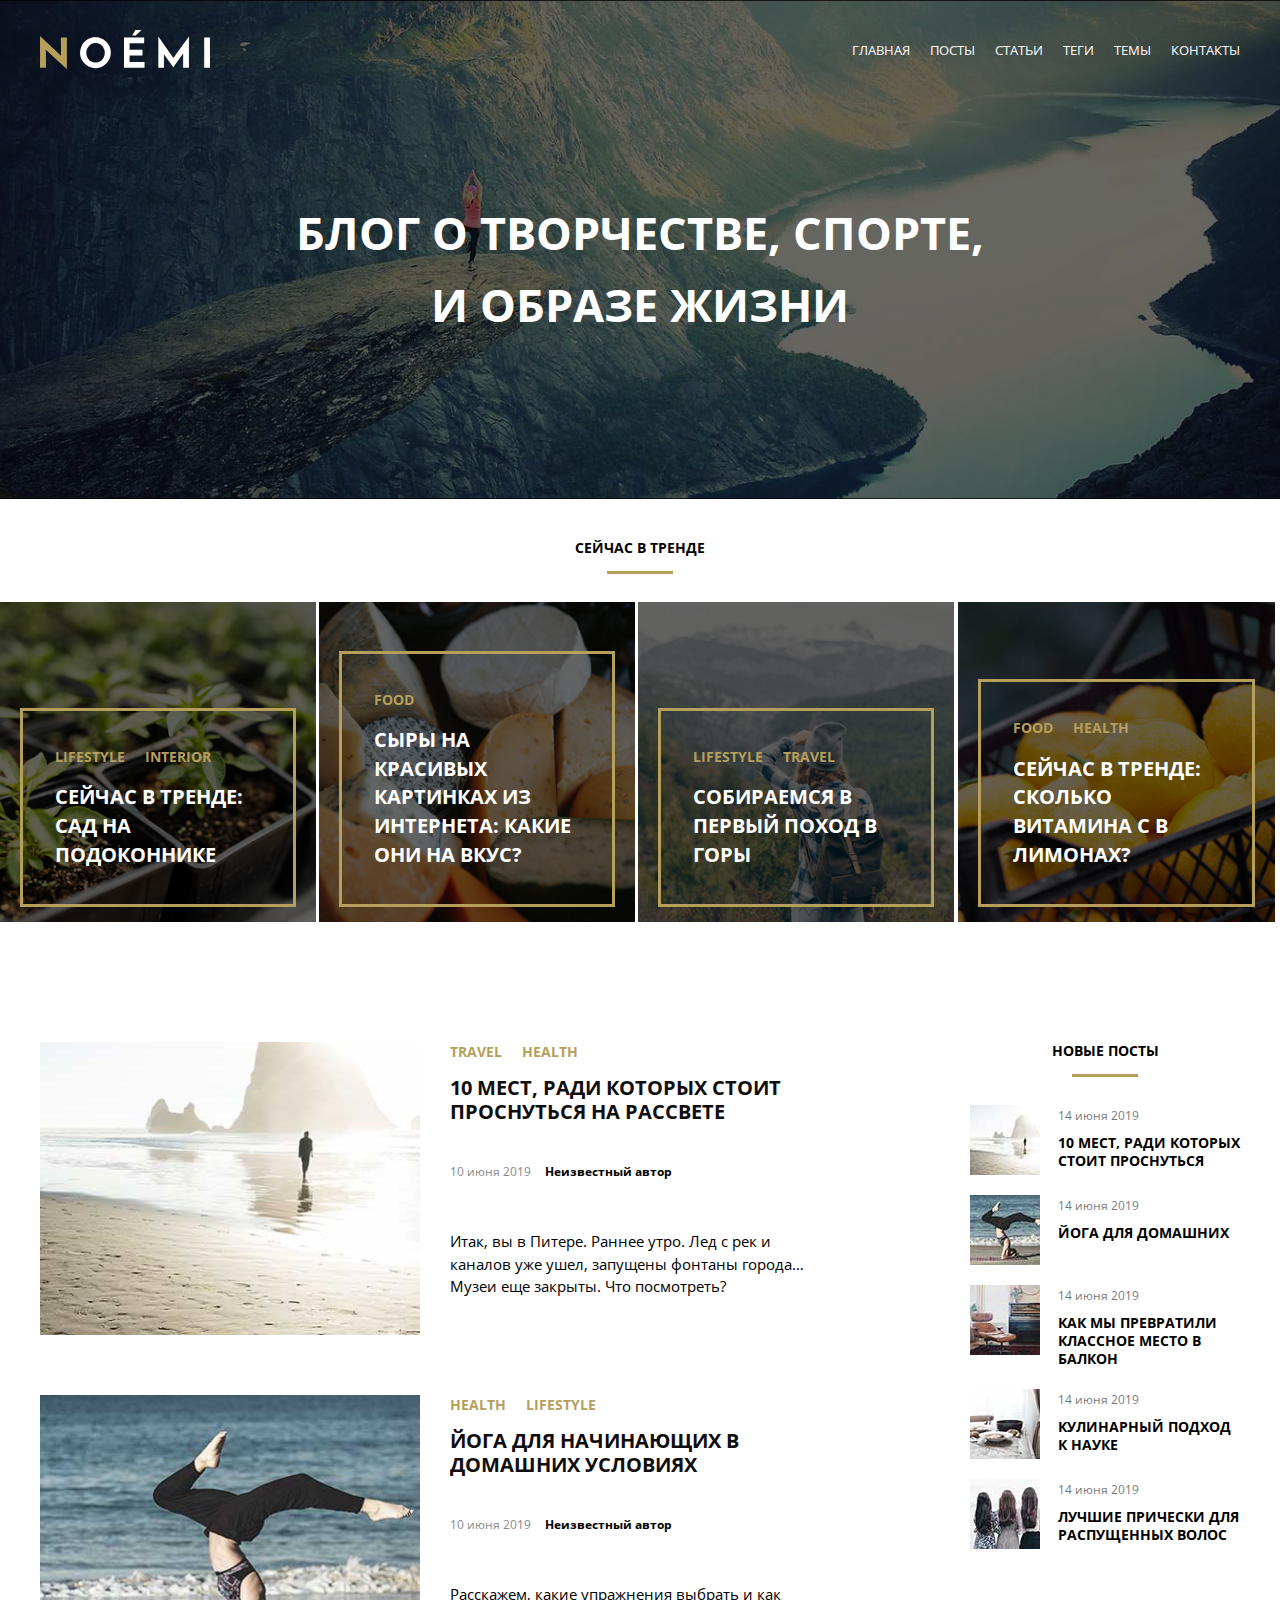
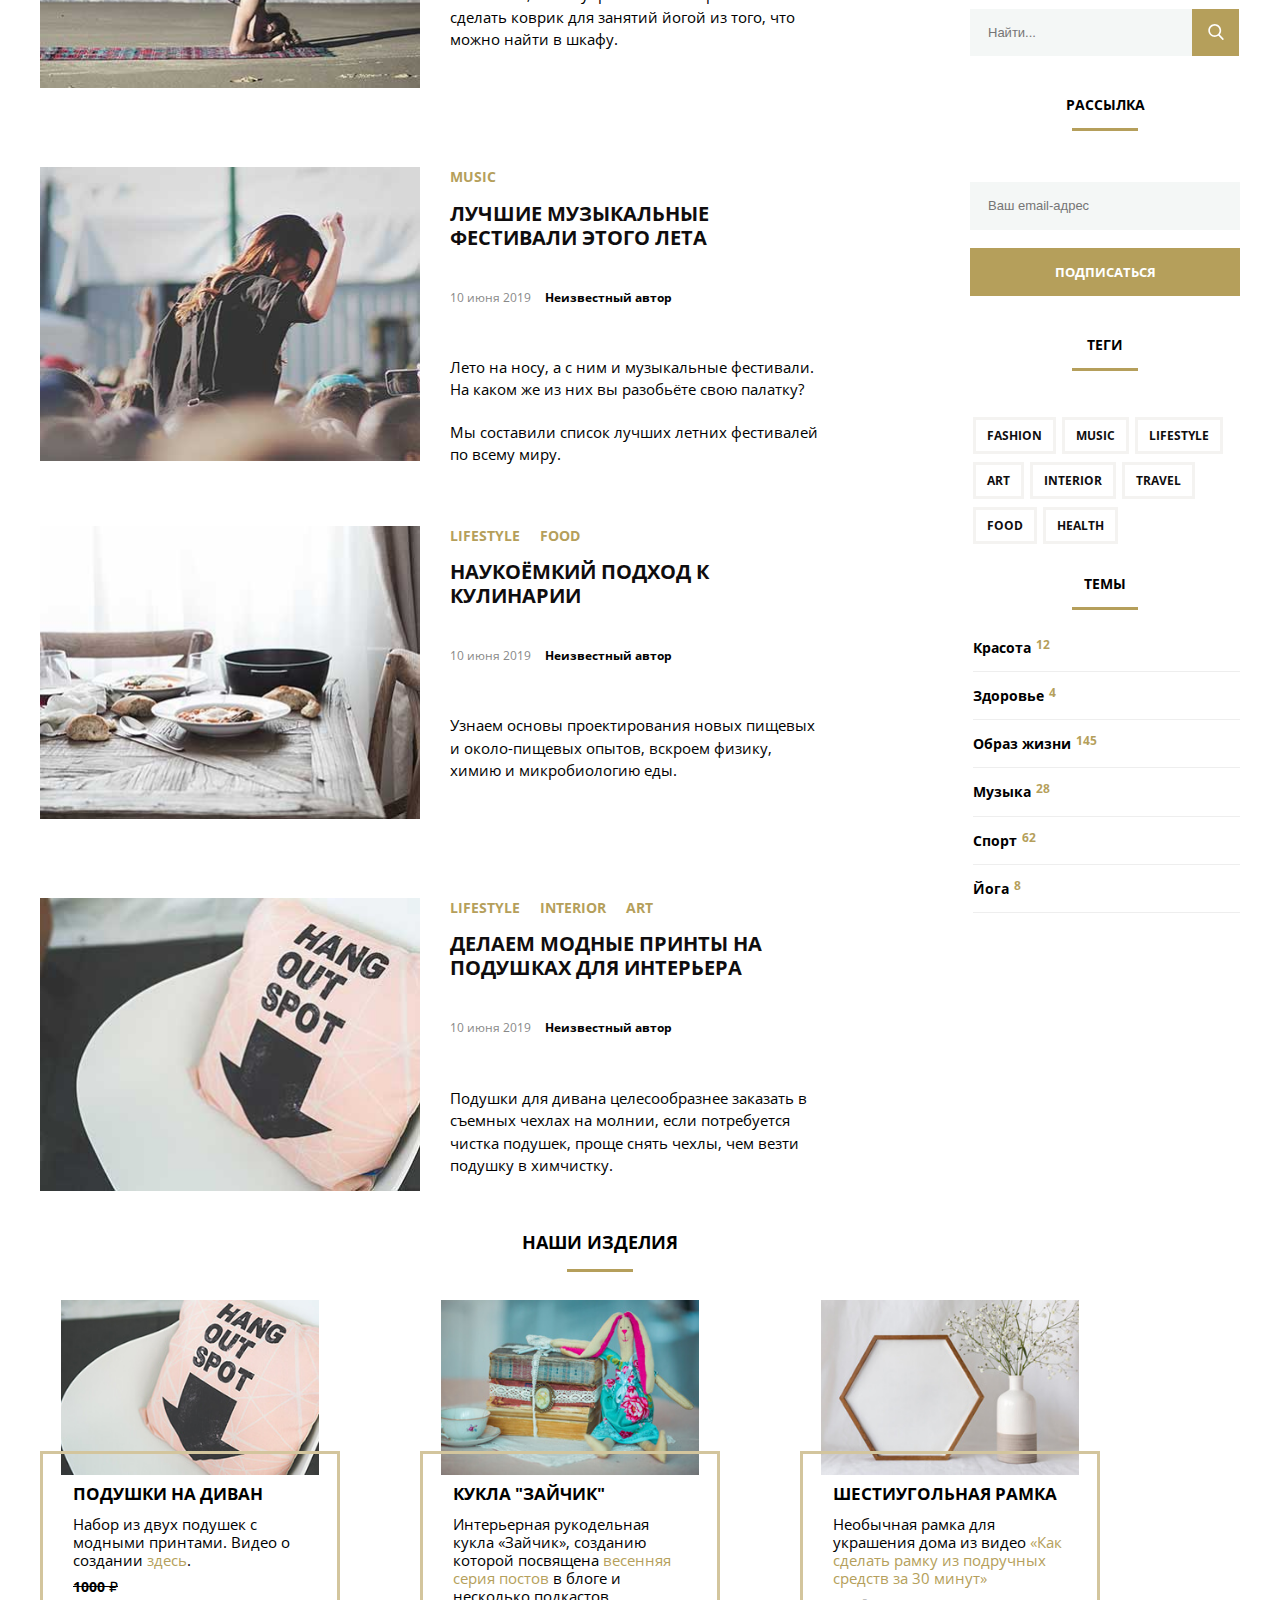
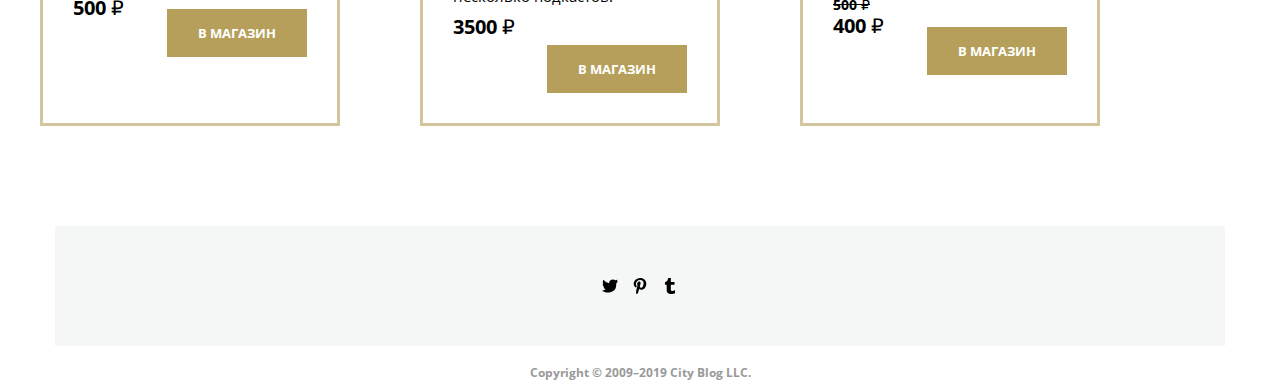
<file: index.html>
<!doctype html>
<html lang="en">
<head>
    <meta charset="UTF-8">
    <meta name="viewport"
          content="width=device-width, user-scalable=no, initial-scale=1.0, maximum-scale=1.0, minimum-scale=1.0">
    <meta http-equiv="X-UA-Compatible" content="ie=edge">
    <title>Diplom</title>
    <link rel="stylesheet" href="css/style.css">
</head>
<body>
<header class="header">
    <div class="header-wrapper">
        <div class="menu">
            <a class="logo-link" href="/">
                <img src="svg/noemi-logo.svg" class="header-logo" alt="логотип ноэми" width="170">
            </a>
                <input type="checkbox" id="burger">
                <label class="burger" for="burger">☰</label>
            <nav class="header-menu">
                <ul class="menu-list">
                    <li class="menu-list-item">
                        <a class="menu-link" href="/">главная</a>
                    </li>
                    <li class="menu-list-item">
                        <a class="menu-link" href="#0">посты</a>
                    </li>
                    <li class="menu-list-item">
                        <a class="menu-link" href="#0">статьи</a>
                    </li>
                    <li class="menu-list-item">
                        <a class="menu-link" href="#0">теги</a>
                    </li>
                    <li class="menu-list-item">
                        <a class="menu-link" href="#0">темы</a>
                    </li>
                    <li class="menu-list-item">
                        <a class="menu-link" href="#0">контакты</a>
                    </li>
                </ul>
            </nav>
        </div>
        <h1 class="welcome-title">Блог о творчестве, спорте, и образе жизни</h1>
    </div>
</header>
<section class="trends">
    <div class="title-top-trends">
    <h3 class="top trends-top">Сейчас в тренде</h3>
    </div>
    <article class="trend trenda">
        <div class="trend-text">
            <ul class="trend-teg">
                <li class="trend-teg-item">
                    <a class="trend-teg-link" href="#0">lifestyle</a>
                </li>
                <li class="trend-teg-item">
                    <a class="trend-teg-link" href="#0">interior</a>
                </li>
            </ul>
            <h2 class="trend-name">
                <a class="trend-link" href="#0">сейчас в тренде: сад на подоконнике</a>
            </h2>
        </div>
    </article>

    <article class="trend trendb">
        <div class="trend-text">
            <ul class="trend-teg">
                <li class="trend-teg-item">
                    <a class="trend-teg-link" href="#0">food</a>
                </li>
            </ul>

            <h2 class="trend-name">
                <a class="trend-link" href="#0">сыры на красивых  картинках из интернета: какие они на вкус?</a>
            </h2>
        </div>
    </article>

    <article class="trend trendc">
        <div class="trend-text">
            <ul class="trend-teg">
                <li class="trend-teg-item">
                    <a class="trend-teg-link" href="#0">lifestyle</a>
                </li>
                <li class="trend-teg-item">
                    <a class="trend-teg-link" href="#0">travel</a>
                </li>
            </ul>

            <h2 class="trend-name">
                <a class="trend-link" href="#0">собираемся в первый поход в горы</a>
            </h2>
        </div>
    </article>

    <article class="trend trend4">
        <div class="trend-text">
            <ul class="trend-teg">
                <li class="trend-teg-item">
                    <a class="trend-teg-link" href="#0">food</a>
                </li>
                <li class="trend-teg-item">
                    <a class="trend-teg-link" href="#0">health</a>
                </li>
            </ul>
            <h2 class="trend-name">
                <a class="trend-link" href="#0">сейчас в тренде: сколько витамина с в лимонах?</a>
            </h2>
        </div>
    </article>
</section>
<div class="page">
    <div class="page-wrapper">
        <main class="main">
            <article class="news">
                <a class="news-img" href="#0">
                    <img class="news-img" src="images/last-post1.jpg" alt="картинка человек идёт по пляжу" width="380">
                </a>

                <div class="news-text">
                    <ul class="news-teg">
                        <li class="news-teg-item">
                            <a class="news-teg-link" href="#0">travel</a>
                        </li>
                        <li class="news-teg-item">
                            <a class="news-teg-link" href="#0">health</a>
                        </li>
                    </ul>

                    <div class="news-description">
                        <h2 class="news-name">
                            <a class="news-link" href="#0">10 мест, ради которых стоит проснуться на рассвете</a>
                        </h2>
                        <div class="news-text-meta">
                            <time class="date"> 10 июня 2019</time>
                            <a class="author"> Неизвестный автор</a>
                        </div>
                        <div class="about">
                            <p>Итак, вы в Питере. Раннее утро. Лед с рек и каналов уже ушел, запущены фонтаны города… Музеи еще закрыты. Что посмотреть?</p>
                        </div>
                    </div>
                </div>
            </article>

            <article class="news">
                <a class="news-img" href="#0">
                    <img class="news-img" src="images/last-post2.jpg" alt="йога на пляже" width="380">
                </a>

                <div class="news-text">
                    <ul class="news-teg">
                        <li class="news-teg-item">
                            <a class="news-teg-link" href="#0">health</a>
                        </li>
                        <li class="news-teg-item">
                            <a class="news-teg-link" href="#0">lifestyle</a>
                        </li>
                    </ul>

                    <div class="news-description">
                        <h2 class="news-name">
                            <a class="news-link" href="#0">Йога для начинающих в домашних условиях</a>
                        </h2>

                        <div class="news-text-meta">
                            <time class="date"> 10 июня 2019</time>
                            <a class="author"> Неизвестный автор</a>
                        </div>
                        <div class="about">
                            <p>Расскажем, какие упражнения выбрать и как сделать коврик для занятий йогой из того, что можно найти в шкафу.</p>
                        </div>
                    </div>
                </div>
            </article>

            　<article class="news">
            <a class="news-img" href="#0">
                <img class="news-img" src="images/last-post3.jpg" alt="девушка на фестивале" width="380">
            </a>

            <div class="news-text">
                <ul class="news-teg">
                    <li class="news-teg-item">
                        <a class="news-teg-link" href="#0">music</a>
                    </li>
                </ul>

                <div class="news-description">
                    <h2 class="news-name">
                        <a class="news-link" href="#0">Лучшие музыкальные фестивали этого лета</a>
                    </h2>
                    <div class="news-text-meta">
                        <time class="date"> 10 июня 2019</time>
                        <a class="author"> Неизвестный автор</a>
                    </div>
                    <div class="about">
                        <p>Лето на носу, а с ним и музыкальные фестивали. На каком же из них вы разобьёте свою палатку?</p>
                        <p>Мы составили список лучших летних фестивалей по всему миру.</p>
                    </div>
                </div>
            </div>
        </article>

            <article class="news">
                <a class="news-img" href="#0">
                    <img class="news-img" src="images/last-post4.jpg" alt="тарелки с едой" width="380">
                </a>

                <div class="news-text">
                    <ul class="news-teg">
                        <li class="news-teg-item">
                            <a class="news-teg-link" href="#0">lifestyle</a>
                        </li>
                        <li class="news-teg-item">
                            <a class="news-teg-link" href="#0">food</a>
                        </li>
                    </ul>

                    <div class="news-description">
                        <h2 class="news-name">
                            <a class="news-link" href="#0">Наукоёмкий подход к кулинарии</a>
                        </h2>
                        <div class="news-text-meta">
                            <time class="date"> 10 июня 2019</time>
                            <a class="author"> Неизвестный автор</a>
                        </div>
                        <div class="about">
                            <p>Узнаем основы проектирования новых пищевых и около-пищевых опытов, вскроем физику, химию и микробиологию еды.</p>
                        </div>
                    </div>
                </div>
            </article>

            　<article class="news">
            <a class="news-img" href="#0">
                <img class="news-img" src="images/last-post5.jpg" alt="подушка" width="380">
            </a>

            <div class="news-text">
                <ul class="news-teg">
                    <li class="news-teg-item">
                        <a class="news-teg-link" href="#0">lifestyle</a>
                    </li>
                    <li class="news-teg-item">
                        <a class="news-teg-link" href="#0">interior</a>
                    </li>
                    <li class="news-teg-item">
                        <a class="news-teg-link" href="#0">art</a>
                    </li>
                </ul>

                <div class="news-description">
                    <h2 class="news-name">
                        <a class="news-link" href="#0">делаем модные принты на подушках для интерьера</a>
                    </h2>
                    <div class="news-text-meta">
                        <time class="date"> 10 июня 2019</time>
                        <a class="author"> Неизвестный автор</a>
                    </div>
                    <div class="about">
                        <p>Подушки для дивана целесообразнее заказать в съемных чехлах на молнии, если потребуется чистка подушек, проще снять чехлы, чем везти подушку в химчистку.</p>
                    </div>
                </div>
            </div>
        </article>
        </main>
        <aside class="aside">
            <section class="aside-item" class="new-posts">
                <h3 class="top new-top">Новые посты</h3>
                <article class="new">
                    <a class="new-img" href="#0">
                        <img class="new-img" src="images/2.jpg" alt="картинка человек идёт по пляжу" width="70">
                    </a>

                    <div class="new-text">
                        <time class="date"> 14 июня 2019</time>
                        <h3 class="new-name">
                            <a class="new-link" href="#0">10 мест, ради которых стоит проснуться</a>
                        </h3>

                    </div>
                </article>

                <article class="new">
                    <a class="new-img" href="#0">
                        <img class="new-img" src="images/151.jpg" alt="йога на пляже" width="70">
                    </a>

                    <div class="new-text">
                        <time class="date"> 14 июня 2019</time>
                        <h3 class="new-name">
                            <a class="new-link" href="#0">йога для домашних</a>
                        </h3>

                    </div>
                </article>

                <article class="new">
                    <a class="new-img" href="#0">
                        <img class="new-img" src="images/45.jpg" alt="кресло" width="70">
                    </a>

                    <div class="new-text">
                        <time class="date"> 14 июня 2019</time>
                        <h3 class="new-name">
                            <a class="new-link" href="#0">как мы превратили классное место в балкон</a>
                        </h3>

                    </div>
                </article>

                <article class="new">
                    <a class="new-img" href="#0">
                        <img class="new-img" src="images/501.jpg" alt="тарелки с едой" width="70">
                    </a>

                    <div class="new-text">
                        <time class="date"> 14 июня 2019</time>
                        <h3 class="new-name">
                            <a class="new-link" href="#0">Кулинарный подход к науке</a>
                        </h3>
                    </div>
                </article>

                <article class="new">
                    <a class="new-img" href="#0">
                        <img class="new-img" src="images/7.jpg" alt="три девушки с длинными волосами" width="70">
                    </a>

                    <div class="new-text">
                        <time class="date"> 14 июня 2019</time>
                        <h3 class="new-name">
                            <a class="new-link" href="#0">лучшие прически для распущенных волос</a>
                        </h3>
                    </div>
                </article>

                <form class="search">
                    <label class="search-group" class="visually-hidden">
                        <input class="search-field" placeholder="Найти..." alt="поле поиска">
                    </label>
                    <button class="search-button" alt="кнопка поиска"></button>
                </form>
            </section>
            <section class="aside-item" class="subscribe">
                <h3 class="top mailing">рассылка</h3>
                <form class="mailing-form">
                    <label class="mailing-group" class="visually-hidden">
                        <input class="mailing-field" placeholder="Ваш email-адрес" alt="поле для ввода почты">
                    </label>
                    <button class="mailing-button" alt="кнопка подписаться">подписаться</button>
                </form>
            </section>
            <section class="aside-item" class="tegs">
                <h3 class="top tegs-top">теги</h3>
                <ul class="list-tegs">
                    <li class="list-tegs-item">
                        <a class="list-tegs-link" href="#0">fashion</a>
                    </li>
                    <li class="list-tegs-item">
                        <a class="list-tegs-link" href="#0">music</a>
                    </li>
                    <li class="list-tegs-item">
                        <a class="list-tegs-link" href="#0">lifestyle</a>
                    </li>
                    <li class="list-tegs-item">
                        <a class="list-tegs-link" href="#0">art</a>
                    </li>
                    <li class="list-tegs-item">
                        <a class="list-tegs-link" href="#0">interior</a>
                    </li>
                    <li class="list-tegs-item">
                        <a class="list-tegs-link" href="#0">travel</a>
                    </li>
                    <li class="list-tegs-item">
                        <a class="list-tegs-link" href="#0">food</a>
                    </li>
                    <li class="list-tegs-item">
                        <a class="list-tegs-link" href="#0">health</a>
                    </li>
                </ul>
            </section>
            <section class="aside-item" class="theme">
                <h3 class="top theme-top">темы</h3>
                <ul class="list-theme">
                    <li class="list-theme-item">
                        <a class="list-theme-link" href="#0">Красота</a><span class="list-theme-count">12</span>
                    </li>
                    <li class="list-theme-item">
                        <a class="list-theme-link" href="#0">Здоровье</a><span class="list-theme-count">4</span>
                    </li>
                    <li class="list-theme-item">
                        <a class="list-theme-link" href="#0">Образ жизни</a><span class="list-theme-count">145</span>
                    </li>
                    <li class="list-theme-item">
                        <a class="list-theme-link" href="#0">Музыка</a><span class="list-theme-count">28</span>
                    </li>
                    <li class="list-theme-item">
                        <a class="list-theme-link" href="#0">Спорт</a><span class="list-theme-count">62</span>
                    </li>
                    <li class="list-theme-item">
                        <a class="list-theme-link" href="#0">Йога</a><span class="list-theme-count">8</span>
                    </li>
                </ul>
            </section>
        </aside>
    </div>
    <section class="shop">
        <div class="title-shop">
            <h3 class="bottom trends-bottom">Наши изделия</h3>
        </div>
    <div class="list-product">
        <article class="product">
            <div class="product-img">
            <a class="product-img-link" href="#0">
                <source media="(max-width: 640px)" srcset="images/shop-item-mobile1.jpg">
                <source media="(min-width: 641px)" srcset="images/shop-item-tablet1.jpg">
                <source media="(min-width: 1201px)" srcset="images/shop-item-desk1.jpg">
                <img class="product-image" src="images/shop-item-desk1.jpg" alt="подушка" width="380">
            </a>
            </div>
            <div class="product-description">
                <h2 class="product-name">Подушки на диван</h2>
                <div class="about-product">
                    <p>Набор из двух подушек с модными принтами. Видео о создании <a class="product-link" href="#0">здесь</a>.</p>
                </div>
                <div class="shop-price">
                    <div class="shop-price-left">
                        <span class="price-left-top"><del>1000 ₽</del></span>
                        <span class="price-left-bottom">500 ₽</span>
                    </div>
                    <div class="shop-price-right">
                        <button class="shop-button">В магазин</button>
                    </div>
                </div>
            </div>
        </article>
        <article class="product">
            <div class="product-img">
            <a class="product-img-link" href="#0">
                <source media="(max-width: 640px)" srcset="images/shop-item-mobile2.jpg">
                <source media="(min-width: 641px)" srcset="images/shop-item-tablet2.jpg">
                <source media="(min-width: 1201px)" srcset="images/shop-item-desk2.jpg">
                <img class="product-image" src="images/shop-item-desk2.jpg" alt="заяц" width="380">
            </a>
            </div>
            <div class="product-description">
                <h2 class="product-name">Кукла "Зайчик"</h2>
                <div class="about-product">
                    <p>Интерьерная рукодельная кукла «Зайчик», созданию которой посвящена <a class="product-link" href="#0">весенняя серия постов</a> в блоге и несколько подкастов.</p>
                </div>
                <div class="shop-price">
                    <div class="shop-price-left">
                        <span class="price-left-top"><del></del></span>
                        <span class="price-left-bottom">3500 ₽</span>
                    </div>
                    <div class="shop-price-right">
                        <button class="shop-button">В магазин</button>
                    </div>
                </div>
            </div>
        </article>
        <article class="product">
            <div class="product-img">
            <a class="product-img-link" href="#0">
                <source media="(max-width: 640px)" srcset="images/shop-item-mobile3.jpg">
                <source media="(min-width: 641px)" srcset="images/shop-item-tablet3.jpg">
                <source media="(min-width: 1201px)" srcset="images/shop-item-desk3.jpg">
                <img class="product-image" src="images/shop-item-desk3.jpg" alt="шестиугольная рамка" width="380">
            </a>
            </div>
            <div class="product-description">
                <h2 class="product-name">Шестиугольная рамка</h2>
                <div class="about-product">
                    <p>Необычная рамка для украшения дома из видео <a class="product-link" href="#0">«Как сделать рамку из подручных средств за 30 минут»</a></p>
                </div>
                <div class="shop-price">
                    <div class="shop-price-left">
                        <span class="price-left-top"><del>500 ₽</del></span>
                        <span class="price-left-bottom">400 ₽</span>
                    </div>
                    <div class="shop-price-right">
                        <button class="shop-button">В магазин</button>
                    </div>
                </div>
            </div>
        </article>
    </div>

</section>
</div>

<footer class="footer">
    <div class="footer-wrapper">
        <address class="footer-address">
            <ul class="footer-list">
                <li class="social">
                    <a class="social-icon social-icon_twitter" src="svg/004-twitter.svg">
                        <span class="hidden">Профиль компании в Твиттере</span>
                    </a>
                </li>
                <li class="social">
                    <a class="social-icon social-icon_pinterest" src="svg/001-pinterest.svg">
                        <span class="hidden">Профиль компании в Пинтерест</span>
                    </a>
                </li>
                <!--<li class="social">
                  <a class="social-icon social-icon_facebook" href="facebook">
                    <span class="hidden">Профиль компании в Фэйсбук</span>
                  </a>
                </li>-->
                <!--<li class="social">
        <li class="social">
                  <a class="social-icon social-icon_instagram" href="instagram">
                    <span class="hidden">Профиль компании в Инстаграмме</span>
                  </a>
                </li>-->
                <li class="social">
                    <a class="social-icon social-icon_tumblr" src="svg/003-tumblr.svg">
                        <span class="hidden">Профиль компании на Тамблере</span>
                    </a>
                </li>
            </ul>
        </address>
        <a class="copyright" href="#0">
            <p>Copyright © 2009–2019 City Blog LLC.</p>
        </a>
    </div>
</footer>
<!--<div class="pop_up">
    <div class="pop_up_container">
        <div class="pop_up_body">
        <p class="pop_up_body_title">Ваш фидбек</p>
        <form class="pop_up_form">
            <div class="input-group-number1">
                <p>Как часто вы заходите на сайт?</p>
            <input type="text" placeholder="Почти каждый день">
            </div>
            <div class="radio-form">
                <p>Вы подписаны на e-mail рассылку?</p>
            <label class="radio-group">
            <input type="radio" class="radio" name="answer">
                <span class="radio-group-text-fake"></span>
                <span class="radio-group-text">Да</span>
            </label>
            <label class="radio-group">
                <input type="radio"  class="radio" name="answer">
                <span class="radio-group-text-fake"></span>
                <span class="radio-group-text">Нет</span>
            </label>
            </div>
            <div class="input-group-number2">
                <p>Расскажите, какой контент вы хотели бы видеть на нашем сайте?</p>
            <input type="text" placeholder="Может, больше рецептов?">
            </div>
            <button>Отправить</button>
        </form>
        <div class="pop_up_close">
            <img src="svg/form-x.svg" alt="крестик" width="16">
        </div>
    </div>
</div>-->
</file>
<file: css/style.css>
/*standarts*/
*{
    margin:0;
    padding:0;
    box-sizing:border-box;
    outline: none;
}
@font-face {
    font-family: open-sans-r;
    src: url(../fonts/OpenSans-Regular.ttf);
    font-weight: 400;
    font-style: normal;
}
@font-face {
    font-family: open-sans-b;
    src: url(../fonts/OpenSans-Bold.ttf);
    font-weight: 400;
    font-style: bold;
}

#burger, [for=burger] {
    display: none;
}

@media (min-width: 1200px) {
body {
    font-family: open-sans-r, sans-serif;
    font-size: 16px;
    line-height: 1.2;
    margin: 0;
}

/*Header*/
.header-wrapper {
    max-width: 1200px;
    margin: auto;
}

.header {
    padding: 28px 248px 124px;
    background-image: url(../images/banner-bg.jpg);
    background-repeat: no-repeat;
    background-position: center center;
    background-size: cover;
    background-color: #000000;
    position: relative;
    z-index: 0;
    padding: 30px 0;
    margin-bottom: 60px;
}

.header::after {
    content: "";
    position: absolute;
    top: 0;
    right: 0;
    bottom: 0;
    left: 0;
    background-color: #000000;
    opacity: 0.6;
    z-index: -1;
}

.menu, .logo-link {
    display: flex;
    justify-content: space-between;
    align-items: center;
}

.header-menu {
    margin: 0;
    box-sizing: border-box;
}

.menu-list {
    list-style: none;
    display: flex;
    align-items: center;
}

.menu-list-item:not(:first-child) {
    margin-left: 20px;
}

.menu a {
    text-decoration: none;
    color: #ffffff;
    font-size: 13px;
    text-transform: uppercase;
}

.welcome-title {
    font-family: open-sans-b, sans-serif;
    font-size: 45px;
    line-height: 1.6;
    text-transform: uppercase;
    color: #ffffff;
    text-align: center;
    max-width: 700px;
    margin: auto;
    padding: 128px 0;
}

.menu-link:hover {
    color: white;
    text-decoration: underline;
}

/*burger menu*/

#burger, [for=burger] {
    display: none;
  }

/*trends*/

.title-top-trends {
    display: inline-block;
    width: 100%;
    position: relative;
    bottom: 60px;
}

.trends {
    min-width: 1200px;
    display: flex;
    flex-wrap: wrap;
}

.trends-top {
    text-align: center;
    margin-top: 40px;
    margin-bottom: 28px;
    font-family: open-sans-b, sans-serif;
    text-transform: uppercase;
    font-size: 14px;
    line-height: 1.3;
}
.trends-top::after {
    content: "";
    display: block;
    position: relative;
    margin-left: auto;
    margin-right: auto;
    margin-top: 14px;
    width: 66px;
    height: 3px;
    background: #b59f5b;
}

.trend::after {
    content: "";
    position: absolute;
    top: 0;
    right:0;
    bottom:0;
    left:0;
    background-color: #000000;
    opacity: 0.6;
    z-index:-1;
}

.trend:nth-child(n + 1):nth-child(-n + 3) {
    margin-right: 3px;
}

.trend {
    width: 24.7%;
    height: 320px;
    background-repeat: no-repeat;
    background-position: center center;
    background-size: cover;
    background-color: #00f000;
    position: relative;
    z-index:0;
    display: flex;
    align-items: flex-end;
    bottom: 60px;
    margin-right: 4px;
}

.trend:nth-last-child(1) {
    margin-right: 3px;
}

.trenda {
    background-image: url(../images/trend1.jpg);
}
.trendb {
    background-image: url(../images/trend2.jpg);
}
.trendc {
    background-image: url(../images/trend3.jpg);
}
.trend4 {
    background-image: url(../images/trend4.jpg);
}

.trend-teg {
    list-style: none;
    padding:0;
    margin-bottom:15px;
    display:flex;
    flex-wrap: wrap;
}

.trend-teg-item {
    margin-right:20px;
}

.trend-teg-link {
    text-decoration: none;
    font-family: open-sans-b, sans-serif;
    text-transform: uppercase;
    color: #b59f5b;
    font-size: 14px;
}

.trend-teg-link:hover {
    color: #b59f5b;
    text-decoration: underline;
}


.trend-link {
    font-family: open-sans-b, sans-serif;
    text-transform: uppercase;
    color: #ffffff;
    font-size: 20px;
    line-height:1.2;
    margin-bottom:37px;
}

.trend-link:hover {
    color: #b59f5b;
}

.trend-text {
    width: 90%;
    border: 3px solid #b59f5b;
    padding: 36px 32px;
    margin: 15px 20px;
}

/*page*/
.page {
    margin-top: 60px;
}

.page-wrapper {
    box-sizing: content-box;
    max-width: 1200px;
    margin: auto;
    padding: 0 15px;
    display: flex;
    justify-content: space-between;
}

.main {
    width: 778px;
}

.news:not(:first-child) {
    margin-top: 60px;
}

.news-img, .new-img {
    display: block;
}

.news-teg {
    list-style: none;
    padding: 0;
    margin-bottom: 15px;
    display: flex;
    flex-wrap: wrap;
}

.news-teg-link:hover {
    color: #b59f5b;
    text-decoration: underline;
}

.news-link:hover {
    color: #b59f5b;
}

.news-teg-item {
    margin-right: 20px;
}

.news-teg-link {
    text-decoration: none;
    font-family: open-sans-b, sans-serif;
    text-transform: uppercase;
    color: #b59f5b;
    font-size: 14px;
}

a {
    text-decoration: none;
    color: #0f0d0e;
}

.news-name {
    font-family: open-sans-b, sans-serif;
    text-transform: uppercase;
    font-size: 20px;
    line-height: 1.2;
    margin-bottom: 37px;
}

.date {
    color: #888888;
    font-size: 12px;
    margin-right: 10px;
}

.author {
    font-family: open-sans-b, sans-serif;
    color: #000000;
    font-size: 12px;
}

.about {
    margin-top: 50px;
}

.about > p {
    font-size: 15px;
    line-height: 1.5;
    margin: 0;
}

.about > p:not(:first-child) {
    margin-top: 20px;
}

.news-text {
    margin-left: 30px;
}

.news, .new {
    display: flex;
}

.new-name {
    margin-top: 10px;
    margin-bottom: 0px;
    font-family: open-sans-b, sans-serif;
    text-transform: uppercase;
    font-size: 14px;
    line-height: 1.3;
}

/*Aside*/
.aside-item:not(:first-child) {
    margin-top: 40px;
}

.aside {
    width: 270px;
}


.new-top {
    text-align: center;
    margin-top: 0px;
    margin-bottom: 28px;
    font-family: open-sans-b, sans-serif;
    text-transform: uppercase;
    font-size: 14px;
    line-height: 1.3;
}
.new-top::after {
    content: "";
    display: block;
    position: relative;
    margin-left: auto;
    margin-right: auto;
    margin-top: 14px;
    width: 66px;
    height: 3px;
    background: #b59f5b;
}

.tegs-top {
    text-align: center;
    margin-top: 40px;
    margin-bottom: 28px;
    font-family: open-sans-b, sans-serif;
    text-transform: uppercase;
    font-size: 14px;
    line-height: 1.3;
}

.tegs-top::after {
    content: "";
    display: block;
    position: relative;
    margin-left: auto;
    margin-right: auto;
    margin-top: 14px;
    width: 66px;
    height: 3px;
    background: #b59f5b;
}

.mailing {
    text-align: center;
    margin-top: 40px;
    margin-bottom: 28px;
    font-family: open-sans-b, sans-serif;
    text-transform: uppercase;
    font-size: 14px;
    line-height: 1.3;

}
.mailing::after {
    content: "";
    display: block;
    position: relative;
    margin-left: auto;
    margin-right: auto;
    margin-top: 14px;
    width: 66px;
    height: 3px;
    background: #b59f5b;
}

.theme-top {
    text-align: center;
    margin-top: 40px;
    margin-bottom: 28px;
    font-family: open-sans-b, sans-serif;
    text-transform: uppercase;
    font-size: 14px;
    line-height: 1.3;
}
.theme-top::after {
    content: "";
    display: block;
    position: relative;
    margin-left: auto;
    margin-right: auto;
    margin-top: 14px;
    width: 66px;
    height: 3px;
    background: #b59f5b;
}

.new-text a {
    text-decoration: none;
    color: #000000;
}

.new-text .date {
    font-size: 12px;
    text-decoration: none;
    color: #000000;
    opacity: 0.54;
}

.new-text {
    margin-left: 18px;
}

.new {
    margin-top: 20px;
}

.new-link:hover {
    color: #b59f5b;
}

/*shop*/

.trends-bottom {
    text-align: center;
    margin-top: 40px;
    margin-bottom: 28px;
    font-family: open-sans-b, sans-serif;
    text-transform: uppercase;
    font-size: 18px;
    line-height: 1.3;
}
.trends-bottom::after {
    content: "";
    display: block;
    position: relative;
    margin-left: auto;
    margin-right: auto;
    margin-top: 14px;
    width: 66px;
    height: 3px;
    background: #b59f5b;
}

.title-shop {
    display: block;
    position: center;
    width: 1200px;
    margin-top: 20px;
}
.shop {
    display: inline-block;
}
.product {
    width: 300px;
    display: flex;
    margin: 40px;
    margin-top: 0px;
    align-items: center;
    flex-direction: column;
}
.product-image {
    width: 100%;
    /* height: 200px; */
}

.product-description {
    padding: 30px 30px;
    border: 3px solid #d3c59d;
    margin-top: -28px;
    flex-grow: 1;
    z-index: 1;
}
.shop-price {
    display: flex;
    justify-content: space-between;
}
.shop-price-left {
    display: flex;
    flex-direction: column;
    vertical-align: baseline;
}
.shop-button {
    height: 48px;
    border: none;
    background-color: #b59f5b;
    font-family: open-sans-b, sans-serif;
    text-transform: uppercase;
    cursor: pointer;
    color: white;
    width: 140px;
    text-align: center;
    margin-top: 30px;
}

.product-name {
    font-weight: bold;
    font-size: 17px;
    padding-bottom: 10px;
    font-family: open-sans-b, sans-serif;
    text-transform: uppercase;

}
.about-product {
    padding-bottom: 10px;
    font-family: open-sans-r;
    font-size: 15px;
}

.shop-price {
    display: flex;
    justify-content: space-between;
}
.price-left-top {
    font-family: open-sans-b;
    font-size: 14px;
}
.price-left-bottom  {
    font-family: open-sans-b;
    font-size: 20px;
}

.product-link:link {
    color: #b59f5b;
}
 
.list-product {
    display: flex;
    flex-wrap: wrap;
}
.product-img {
    width: 86%;
    z-index: 1;
}

/*Search*/
.search {
    margin-top: 60px;
    display: flex;
    width: 100%;
}

.hidden {
    width: 1px;
    height: 1px;
    clip: rect(1px, 1px, 1px, 1px);
    position: absolute;
}

.search-button {
    border: none;
    width: 47px;
    background-image: url(../svg/search.svg);
    background-repeat: no-repeat;
    background-size: 16px;
    background-position: center;
    background-color: #b59f5b;
}

.search-field {
    box-sizing: border-box;
    padding-left: 18px;
    width: 222px;
    height: 47px;
    font-size: 13px;
    border: none;
    background-color: #f4f7f6;
}
.search-field:hover {
    border: 2px solid;
    border-color:#b59f5b;
}

.mailing-button {
    margin-top: 18px;
    height: 48px;
    border: none;
    width: 100%;
    background-color: #b59f5b;
    font-family: open-sans-b, sans-serif;
    text-transform: uppercase;
    color: #ffffff;
    font-size: 13px;
}

.mailing-field {
    box-sizing: border-box;
    padding-left: 18px;
    margin-top: 23px;
    width: 100%;
    height: 48px;
    font-size: 13px;
    border: none;
    background-color: #f4f7f6;
}

.mailing-field:hover {
    border: 2px solid;
    border-color:#b59f5b;
}

.visually-hidden {
    position: absolute;
    width: 50px;
    height: 50px;
    margin: -1px;
    padding: 0;
    border: 0;
    clip: rect(0 0 0 0);
    overflow: hidden;
}

.list-tegs {
    list-style: none;
    display: flex;
    flex-wrap: wrap;
}

.list-tegs-link {
    height: 29px;
    align-items: center;
    align-content: space-between;
    text-decoration: none;
    font-family: open-sans-b, sans-serif;
    text-transform: uppercase;
    color: #0f0d0e;
    font-size: 12px;
    border: 3px solid #f4f3f1;
    padding: 7px 11px;
}

.list-tegs-item {
    margin-top: 26px;
    margin-left: 3px;
    margin-right: 3px;
}

.list-theme {
    list-style: none;
}

.list-theme-link {
    align-items: center;
    align-content: space-between;
    text-decoration: none;
    font-family: open-sans-b, sans-serif;
    color: #000000;
    font-size: 14px;
    padding: 0 5px 0 0;
}

.list-theme-item {
    margin-top: 14px;
    margin-left: 3px;
}

.list-theme-link:hover {
    color: #b59f5b;
}

.list-tegs-link:hover {
    color: #b59f5b;
    border-color: #b59f5b;
}

.list-theme-item::after {
    content: "";
    display: block;
    position: relative;
    margin-top: 14px;
    width: 100%;
    height: 1px;
    background: #eeeeee;
}

.list-theme-count {
    display: inline-block;
    vertical-align: top;
    color: #b59f5b;
    font-family: open-sans-b, sans-serif;
    font-size: 12px;
}

/*Footer*/
.footer {
    margin-top: 60px;
}

.footer-address {
    margin-bottom: 20px;
    background-color: #f4f7f6;
    padding: 30px 0;
}

.footer-list {
    list-style: none;
    display: flex;
    justify-content: center;
}

.footer-wrapper {
    width: 1200px;
    margin: auto;
    padding: 0 15px;
}

.social-icon {
    display: block;
    width: 20px;
    height: 20px;
    background-repeat: no-repeat;
    background-size: 16px;
    background-position: center;
    padding: 30px 15px;
}

.social-icon_twitter {
    background-image: url(../svg/004-twitter.svg);
}

.social-icon_pinterest {
    background-image: url(../svg/001-pinterest.svg);
}

.social-icon_facebook {
    background-image: url(../svg/002-facebook-logo.svg);
}

.social-icon_instagram {
    background-image: url(../svg/005-instagram.svg);
}

.social-icon_tumblr {
    background-image: url(../svg/003-tumblr.svg);
}

.copyright {
    text-decoration: none;
    color: #999999;
    font-family: open-sans-b, sans-serif;
    font-size: 12px;
    text-align: center
}
/*popup*/

.pop_up {
    width:100%;
    height:100%;
    background-color: rgba(0,0,0, .8);
    position:fixed;
    left: 0;
    top: 0;
    z-index: 2;
}

.pop_up_container {
    display: flex;
    width: 100%;
    height: 100%;
}
.pop_up_body {
    margin: auto;
    width: 390px;
    height: 590px;
    background-color: #ffffff;
    text-align: center;
    padding: 100px 15px 110px 15px;
}
.pop_up_body_title {
    text-align: center;
    margin-top: 10px;
    margin-bottom: 28px;
    font-family: open-sans-b, sans-serif;
    text-transform: uppercase;
    font-size: 20px;
    line-height: 1.3;
    position: relative;
    bottom: 50px;
}
.pop_up_body_title::after {
    content: "";
    display: block;
    position: relative;
    margin-left: auto;
    margin-right: auto;
    margin-top: 14px;
    width: 66px;
    height: 3px;
    background: #b59f5b;
}

.pop_up_form {
    position: relative;
    bottom: 30px;
}

.input-group-number1 input {
    display: block;
    margin: 25px auto 0px auto;
    width: 330px;
    padding: 17px 20px;
    background-color: #f4f7f6;
    font-family: open-sans-r, sans-serif;
    font-weight: 500px;
    font-size: 14px;
    color: #9c9e9d;
    border: none;
    position: relative;
    bottom: 65px;
    background-image: url("../svg/form-arrows.svg");
    background-repeat: no-repeat;
    background-position:  98%;
    background-size: 13px;
}
.input-group-number1 p {
    font-family: open-sans-r, sans-serif;
    font-size: 14px;
    text-align: left;
    margin-left: 15px;
    position: relative;
    padding-bottom: 50px;
}

.input-group-number2 input {
    display: block;
    margin: 25px auto 0px auto;
    width: 330px;
    height: 130px;
    padding: 17px 20px;
    background-color: #f4f7f6;
    font-family: open-sans-r, sans-serif;
    font-weight: 500px;
    font-size: 14px;
    color: #9c9e9d;
    border: none;
    position: relative;
    bottom: 65px;
}   

.radio {
    display: none;
}

.radio-group-text {
    position: relative;
    top: 5px;
}

.radio-group-text-fake {
    display: inline-block;
    width: 14px;
    height: 14px;
    border: 1px solid #b59f5b;
    position: relative;
    top: 7px;
    border-radius: 50%;
}

.radio-group-text-fake::before {
    content: "";
    position: relative;
    bottom: 100%;
    left: 50%;
    display: block;
    transform: translate(-50%, 50%);
    width: 19px;
    height: 18px;
    background: url("../svg/form-circle.svg") no-repeat center;
    background-size: 14px;
    opacity: 0;
    transition: .2s;
    border-radius: 50%;
}

.radio:checked + .radio-group-text-fake::before {
    opacity: 1;
}

.input-group-number2 p {
    font-family: open-sans-r, sans-serif;
    font-size: 14px;
    text-align: left;
    margin-left: 15px;
    position: relative;
    padding-bottom: 50px;
}

.pop_up_body button {
    margin-top: 18px;
    height: 48px;
    border: none;
    width: 330px;
    background-color: #b59f5b;
    font-family: open-sans-b, sans-serif;
    text-transform: uppercase;
    color: #ffffff;
    font-size: 14px;
    position: relative;
    bottom: 65px;
}

.pop_up_close {
    position: relative;
    bottom: 690px;
    left: 190px;
    font-size: 20px;
}

.radio-form {
    position: relative;
    bottom: 35px;
    font-family: open-sans-r, sans-serif;
    font-size: 14px;
    color: black;
    text-align: left;
    margin-left: 15px;
}
}

@media (min-width: 640px) and (max-width: 1199px) {
    body {
    font-family: open-sans-r, sans-serif;
    /* font-size: 16px; */
    line-height: 1.2;
    /* text-align: left; */
    margin: 0;
    }

    /*Header*/

    .header-wrapper {
    max-width: 1199px;
    margin: auto;
    width: 100%;
    }

    .header {
    padding: 28px 248px 124px;
    background-image: url(../images/banner-bg.jpg);
    background-repeat: no-repeat;
    background-position: center center;
    background-size: cover;
    background-color: #000000;
    position: relative;
    z-index: 0;
    padding: 30px 0;
    margin-bottom: 60px;
    }

    .header::after {
    content: "";
    position: absolute;
    top: 0;
    right: 0;
    bottom: 0;
    left: 0;
    background-color: #000000;
    opacity: 0.6;
    z-index: -1;
    }

    .menu, .logo-link {
    display: flex;
    justify-content: space-between;
    align-items: center;
    /* margin-left: 35px; */
    /* margin-top: 45px; */
    }

    .header-menu {
    display: none;
    position: absolute;
    right: 105px;
    top: 63px;
    }
  
    .menu-list-item {
    margin-right: 21px;
    }
  
    .menu-list-item:not(:first-child) {
    margin-left: 20px;
    }

    .menu a {
    text-decoration: none;
    color: #ffffff;
    font-size: 13px;
    text-transform: uppercase;
    /* margin-top: 45px; */
    margin-left: 35px;
    }

    .welcome-title {
    font-family: open-sans-b, sans-serif;
    font-size: 40px;
    line-height: 1.6;
    text-transform: uppercase;
    color: #ffffff;
    text-align: center;
    max-width: 700px;
    margin: auto;
    padding: 128px 28px;
    }

    .menu-link:hover {
    color: white;
    text-decoration: underline;
    }


    /*trends*/

    .title-top-trends {
    display: inline-block;
    width: 100%;
    position: relative;
    bottom: 60px;
    }

    .trends {
    width: 100%;
    display: flex;
    flex-wrap: wrap;
    /* flex-direction: row; */
    }

    .trends-top {
    text-align: center;
    margin-top: 40px;
    margin-bottom: 28px;
    font-family: open-sans-b, sans-serif;
    text-transform: uppercase;
    font-size: 14px;
    line-height: 1.3;
    }
    .trends-top::after {
    content: "";
    display: block;
    position: relative;
    margin-left: auto;
    margin-right: auto;
    margin-top: 14px;
    width: 66px;
    height: 3px;
    background: #b59f5b;
    }

    .trend::after {
    content: "";
    position: absolute;
    top: 0;
    right:0;
    bottom:0;
    left:0;
    background-color: #000000;
    opacity: 0.6;
    z-index:-1;
    }

    .trend:nth-child(n + 1):nth-child(-n + 3) {
    margin-left: 3px; 
    }

    .trend {
    width: 49%;
    height: 320px;
    background-repeat: no-repeat;
    background-position: center center;
    background-size: cover;
    background-color: #00f000;
    position: relative;
    z-index:0;
    display: flex;
    /* flex-direction: row; */
    /* flex-wrap: wrap; */
    align-items: flex-end;
    bottom: 60px;
    margin: 0.2%;
    }

    .trend:nth-last-child(1) {
    margin-right: 0px;
    }

    .trenda {
    background-image: url(../images/trend1.jpg);
    /* display: flex; */
    /* flex-wrap: nowrap; */
    /* flex-direction: row; */
    }
    .trendb {
    background-image: url(../images/trend2.jpg);
    }
    .trendc {
    background-image: url(../images/trend3.jpg);
    }
    .trend4 {
    background-image: url(../images/trend4.jpg);
    }

    .trend-teg {
    list-style: none;
    padding:0;
    margin-bottom:15px;
    display:flex;
    flex-wrap: wrap;
    }

    .trend-teg-item {
    margin-right:20px;
    }

    .trend-teg-link {
    text-decoration: none;
    font-family: open-sans-b, sans-serif;
    text-transform: uppercase;
    color: #b59f5b;
    font-size: 14px;
    }

    .trend-link {
    font-family: open-sans-b, sans-serif;
    text-transform: uppercase;
    color: #ffffff;
    font-size: 20px;
    line-height:1.2;
    margin-bottom:37px;
    }

    .trend-text {
    width: 90%;
    border: 3px solid #b59f5b;
    padding: 36px 32px;
    margin: 15px 20px;
    }

    /*page*/
    .page {
    margin-top: 60px;
    }

    .page-wrapper {
    box-sizing: content-box;
    max-width: 1199px;
    /* min-width: 768px; */
    width: 100%;
    margin: auto;
    padding: 0 15px;
    display: flex;
    justify-content: space-between;
    }

    .main {
    width: 51%;
    /* display: flex; */
    flex: wrap;
    }

    .news:not(:first-child) {
    margin-top: 60px;
    }

    .news-img {
    /* display: block; */
    width: 100%;
    height: 100%;
    object-fit: cover;
    }

    .news-teg {
    list-style: none;
    padding: 0;
    margin-bottom: 15px;
    display: flex;
    flex-wrap: wrap;
    }

    .news-teg-link:hover {
    color: #b59f5b;
    text-decoration: underline;
    }

    .news-ling {
    font-size: 17px;
    }

    .news-link:hover {
    color: #b59f5b;
    }

    .news-teg-item {
    margin-right: 20px;
    }

    .news-teg-link {
    text-decoration: none;
    font-family: open-sans-b, sans-serif;
    text-transform: uppercase;
    color: #b59f5b;
    font-size: 14px;
    }

    a {
    text-decoration: none;
    color: #0f0d0e;
    }

    .news-name {
    font-family: open-sans-b, sans-serif;
    text-transform: uppercase;
    font-size: 20px;
    line-height: 1.2;
    margin-bottom: 37px;
    }

    .date {
    color: #888888;
    font-size: 12px;
    margin-right: 10px;
    }

    .author {
    font-family: open-sans-b, sans-serif;
    color: #000000;
    font-size: 12px;
    }

    .about {
    margin-top: 50px;
    display: flex;
    flex-wrap: wrap;
    }

    .about > p {
    font-size: 15px;
    line-height: 1.5;
    margin: 0;
    }

    .about > p:not(:first-child) {
    margin-top: 20px;
    }

    .news-text {
    margin-left: 0px;
    display: flex;
    flex-wrap: wrap;
    }

    .news {
    display: flex;
    flex-wrap: wrap;
    width: 100%;
    }

    .new-name {
    margin-top: 10px;
    margin-bottom: 0px;
    font-family: open-sans-b, sans-serif;
    text-transform: uppercase;
    font-size: 14px;
    line-height: 1.3;
    }

    /*Aside*/
    .aside-item:not(:first-child) {
    margin-top: 40px;
    }

    .aside {
    width: 37%;
    /* display: flex; */
    /* flex-wrap: wrap; */
    margin-right: 3%;
    }


    .new-top {
    text-align: center;
    margin-top: 0px;
    margin-bottom: 28px;
    font-family: open-sans-b, sans-serif;
    text-transform: uppercase;
    font-size: 14px;
    line-height: 1.3;
    }
    .new-top::after {
    content: "";
    display: block;
    position: relative;
    margin-left: auto;
    margin-right: auto;
    margin-top: 14px;
    width: 66px;
    height: 3px;
    background: #b59f5b;
    }

    .tegs-top {
    text-align: center;
    margin-top: 40px;
    margin-bottom: 28px;
    font-family: open-sans-b, sans-serif;
    text-transform: uppercase;
    font-size: 14px;
    line-height: 1.3;
    }

    .tegs-top::after {
    content: "";
    display: block;
    position: relative;
    margin-left: auto;
    margin-right: auto;
    margin-top: 14px;
    width: 66px;
    height: 3px;
    background: #b59f5b;
    }

    .mailing {
    text-align: center;
    margin-top: 40px;
    margin-bottom: 28px;
    font-family: open-sans-b, sans-serif;
    text-transform: uppercase;
    font-size: 14px;
    line-height: 1.3;

    }
    .mailing::after {
    content: "";
    display: block;
    position: relative;
    margin-left: auto;
    margin-right: auto;
    margin-top: 14px;
    width: 66px;
    height: 3px;
    background: #b59f5b;
    }

    .theme-top {
    text-align: center;
    margin-top: 40px;
    margin-bottom: 28px;
    font-family: open-sans-b, sans-serif;
    text-transform: uppercase;
    font-size: 14px;
    line-height: 1.3;
    }
    .theme-top::after {
    content: "";
    display: block;
    position: relative;
    margin-left: auto;
    margin-right: auto;
    margin-top: 14px;
    width: 66px;
    height: 3px;
    background: #b59f5b;
    }

    .new-text a {
    text-decoration: none;
    color: #000000;
    }

    .new-text .date {
    font-size: 12px;
    text-decoration: none;
    color: #000000;
    opacity: 0.54;
    }

    .new-text {
    margin-left: 0;
    display: flex;
    flex-direction: column;
    /* flex-wrap: wrap; */
    }

    .new {
    margin-top: 20px;
    display: flex;
    }

    .new-link:hover {
    color: #b59f5b;
    }

    .new-link {
    font-size: 14px;
    }

    /*shop*/

    .trends-bottom {
    text-align: center;
    margin-top: 40px;
    margin-bottom: 28px;
    font-family: open-sans-b, sans-serif;
    text-transform: uppercase;
    font-size: 14px;
    line-height: 1.3;
    }
    .trends-bottom::after {
    content: "";
    display: block;
    position: relative;
    margin-left: auto;
    margin-right: auto;
    margin-top: 14px;
    width: 66px;
    height: 3px;
    background: #b59f5b;
    }

    .title-shop {
    display: block;
    position: center;
    width: 1200px;
    margin-top: 20px;
    }

    .shop {
    display: flex;
    flex-wrap: wrap;
    width: 100vw;
    justify-content: space-between;
    }
    .product {
    width: 45%;
    display: flex;
    /* margin: 40px; */
    /* margin-right: 5%; */
    margin-top: 10px;
    flex-direction: column;
    align-items: center;
    justify-content: center;
    }

    .product-image {
    width: 100%;
    /* height: 200px; */
    }

    .list-product {
    display: flex;
    flex-wrap: wrap;
    /* align-items: center; */
    justify-content: space-between;
    margin: auto auto;
    padding: 0 15px;
    }

    .product-img {
    width: 85%;
    }

    .product-description {
    padding: 51px 30px;
    border: 3px solid #d3c59d;
    /* outline-offset: 20px; */
    margin-top: -40px;
    flex-grow: 1;
    }
    .shop-price {
    display: flex;
    justify-content: space-between;
    }
    .shop-price-left {
    display: flex;
    flex-direction: column;
    vertical-align: baseline;
    }
    .shop-button {
    height: 48px;
    border: none;
    background-color: #b59f5b;
    font-family: open-sans-b, sans-serif;
    text-transform: uppercase;
    cursor: pointer;
    color: white;
    width: 140px;
    text-align: center;
    margin-top: 30px;
    }

    .product-name {
    font-weight: bold;
    font-size: 20px;
    padding-bottom: 10px;
    font-family: open-sans-b, sans-serif;
    text-transform: uppercase;

    }
    .about-product {
    padding-bottom: 10px;
    font-family: open-sans-r;
    font-size: 15px;
    }

    .shop-price {
    display: flex;
    justify-content: space-between;
    }
    .price-left-top {
    font-family: open-sans-b;
    font-size: 14px;
    }
    .price-left-bottom  {
    font-family: open-sans-b;
    font-size: 20px;
    }

    .product-link:link {
    color: #b59f5b;
    }

    /*Search*/
    .search {
    margin-top: 60px;
    display: flex;
    width: 100%;
    }

    .hidden {
    width: 1px;
    height: 1px;
    clip: rect(1px, 1px, 1px, 1px);
    position: absolute;
    }

    .search-button {
    border: none;
    width: 47px;
    background-image: url(../svg/search.svg);
    background-repeat: no-repeat;
    background-size: 16px;
    background-position: center;
    background-color: #b59f5b;
    }

    .search-field {
    box-sizing: border-box;
    padding-left: 18px;
    width: 222px;
    height: 47px;
    font-size: 13px;
    border: none;
    background-color: #f4f7f6;
    }

    .mailing-button {
    margin-top: 18px;
    height: 48px;
    border: none;
    width: 100%;
    background-color: #b59f5b;
    font-family: open-sans-b, sans-serif;
    text-transform: uppercase;
    color: #ffffff;
    font-size: 13px;
    }

    .mailing-field {
    box-sizing: border-box;
    padding-left: 18px;
    margin-top: 23px;
    width: 100%;
    height: 48px;
    font-size: 13px;
    border: none;
    background-color: #f4f7f6;
    }

    .visually-hidden {
    position: absolute;
    width: 50px;
    height: 50px;
    margin: -1px;
    padding: 0;
    border: 0;
    clip: rect(0 0 0 0);
    overflow: hidden;
    }

    .list-tegs {
    list-style: none;
    display: flex;
    flex-wrap: wrap;
    }

    .list-tegs-link {
    height: 29px;
    align-items: center;
    align-content: space-between;
    text-decoration: none;
    font-family: open-sans-b, sans-serif;
    text-transform: uppercase;
    color: #0f0d0e;
    font-size: 12px;
    border: 3px solid #f4f3f1;
    padding: 7px 11px;
    }

    .list-tegs-item {
    margin-top: 26px;
    margin-left: 3px;
    margin-right: 3px;
    }

    .list-theme {
    list-style: none;
    }

    .list-theme-link {
    align-items: center;
    align-content: space-between;
    text-decoration: none;
    font-family: open-sans-b, sans-serif;
    color: #000000;
    font-size: 14px;
    padding: 0 5px 0 0;
    }

    .list-theme-item {
    margin-top: 14px;
    margin-left: 3px;
    }

    .list-theme-link:hover {
    color: #b59f5b;
    }

    .list-tegs-link:hover {
    color: #b59f5b;
    border-color: #b59f5b;
    }

    .list-theme-item::after {
    content: "";
    display: block;
    position: relative;
    margin-top: 14px;
    width: 100%;
    height: 1px;
    background: #eeeeee;
    }

    .list-theme-count {
    display: inline-block;
    vertical-align: top;
    color: #b59f5b;
    font-family: open-sans-b, sans-serif;
    font-size: 12px;
    }

    /*Footer*/
    .footer {
    margin-top: 60px;
    }

    .footer-address {
    margin-bottom: 20px;
    background-color: #f4f7f6;
    padding: 30px 0;
    }

    .footer-list {
    list-style: none;
    display: flex;
    justify-content: center;
    }

    .footer-wrapper {
    width: 100%;
    margin: auto;
    padding: 0 15px;
    }

    .social-icon {
    display: block;
    width: 20px;
    height: 20px;
    background-repeat: no-repeat;
    background-size: 16px;
    background-position: center;
    padding: 30px 15px;
    }

    .social-icon_twitter {
    background-image: url(../svg/004-twitter.svg);
    }

    .social-icon_pinterest {
    background-image: url(../svg/001-pinterest.svg);
    }

    .social-icon_facebook {
    background-image: url(../svg/002-facebook-logo.svg);
    }

    .social-icon_instagram {
    background-image: url(../svg/005-instagram.svg);
    }

    .social-icon_tumblr {
    background-image: url(../svg/003-tumblr.svg);
    }

    .copyright {
    text-decoration: none;
    color: #999999;
    font-family: open-sans-b, sans-serif;
    font-size: 12px;
    text-align: center
    }
    /*popup*/

    .pop_up {
    width:100%;
    height:100%;
    background-color: rgba(0,0,0, .8);
    position:fixed;
    left: 0;
    top: 0;
    z-index: 2;
    }

    .pop_up_container {
    display: flex;
    width: 100%;
    height: 100%;
    }
    .pop_up_body {
    margin: auto;
    width: 390px;
    height: 590px;
    background-color: #ffffff;
    text-align: center;
    padding: 100px 15px 110px 15px;
    }
    .pop_up_body_title {
    text-align: center;
    margin-top: 10px;
    margin-bottom: 28px;
    font-family: open-sans-b, sans-serif;
    text-transform: uppercase;
    font-size: 20px;
    line-height: 1.3;
    position: relative;
    bottom: 50px;
    }
    .pop_up_body_title::after {
    content: "";
    display: block;
    position: relative;
    margin-left: auto;
    margin-right: auto;
    margin-top: 14px;
    width: 66px;
    height: 3px;
    background: #b59f5b;
    }

    .pop_up_form {
    position: relative;
    bottom: 30px;
    }

    .input-group-number1 input {
    display: block;
    margin: 25px auto 0px auto;
    width: 330px;
    padding: 17px 20px;
    background-color: #f4f7f6;
    font-family: open-sans-r, sans-serif;
    font-weight: 500px;
    font-size: 14px;
    color: #9c9e9d;
    border: none;
    position: relative;
    bottom: 65px;
    background-image: url("../svg/form-arrows.svg");
    background-repeat: no-repeat;
    background-position:  98%;
    background-size: 13px;
    }
    .input-group-number1 p {
    font-family: open-sans-r, sans-serif;
    font-size: 14px;
    text-align: left;
    margin-left: 15px;
    position: relative;
    padding-bottom: 50px;
    }

    .input-group-number2 input {
    display: block;
    margin: 25px auto 0px auto;
    width: 330px;
    height: 130px;
    padding: 17px 20px;
    background-color: #f4f7f6;
    font-family: open-sans-r, sans-serif;
    font-weight: 500px;
    font-size: 14px;
    color: #9c9e9d;
    border: none;
    position: relative;
    bottom: 65px;
    }   

    .radio {
    display: none;
    }

    .radio-group-text {
    position: relative;
    top: 5px;
    }

    .radio-group-text-fake {
    display: inline-block;
    width: 14px;
    height: 14px;
    border: 1px solid #b59f5b;
    position: relative;
    top: 7px;
    border-radius: 50%;
    }

    .radio-group-text-fake::before {
    content: "";
    position: relative;
    bottom: 100%;
    left: 50%;
    display: block;
    transform: translate(-50%, 50%);
    width: 19px;
    height: 18px;
    background: url("../svg/form-circle.svg") no-repeat center;
    background-size: 14px;
    opacity: 0;
    transition: .2s;
    border-radius: 50%;
    }

    .radio:checked + .radio-group-text-fake::before {
    opacity: 1;
    }

    .input-group-number2 p {
    font-family: open-sans-r, sans-serif;
    font-size: 14px;
    text-align: left;
    margin-left: 15px;
    position: relative;
    padding-bottom: 50px;
    }

    .pop_up_body button {
    margin-top: 18px;
    height: 48px;
    border: none;
    width: 330px;
    background-color: #b59f5b;
    font-family: open-sans-b, sans-serif;
    text-transform: uppercase;
    color: #ffffff;
    font-size: 14px;
    position: relative;
    bottom: 65px;
    }

    .pop_up_close {
    position: relative;
    bottom: 690px;
    left: 190px;
    font-size: 20px;
    }

    .radio-form {
    position: relative;
    bottom: 35px;
    font-family: open-sans-r, sans-serif;
    font-size: 14px;
    color: black;
    text-align: left;
    margin-left: 15px;
    }

    a.new-img {
    margin-right: 20px;
    }

    /*burger menu tablet*/

    .header-menu {
    display: none;
    position: absolute;
    right: 105px;
    top: 63px;
    }

    .menu a {
    font-size: 16px;
    }

    .menu-list-item {
    margin-right: 21px;
    }

    .menu-list-item:last-child {
    margin-right: 0;
    }

    .burger {
    font-size: 34px;
    }

    [for=burger] {
    display: block;
    top: 52px;
    right: 39px;
    cursor: pointer;
    user-select: none;
    }

    #burger:checked + label + nav {
    display: block;
    }
}

@media (max-width: 640px) {
    body {
        font-family: open-sans-r, sans-serif;
        /* font-size: 16px; */
        line-height: 1.2;
        /* text-align: left; */
        margin: 0;
        }
        
        /*Header*/
        
        .header-wrapper {
        max-width: 640px;
        margin: 0 auto;
        width: 100%;
        /* height: 60vh; */
        }
        
        .header {
        /* padding: 28px 248px 124px; */
        background-image: url(../images/banner-mobile.jpg);
        background-repeat: no-repeat;
        background-position: center center;
        background-size: cover;
        background-color: #000000;
        position: relative;
        z-index: 0;
        padding: 222px 45px;
        margin-bottom: 60px;
        display: flex;
        flex-direction: column;
        align-items: center;
        /* justify-content: center; */
        height: 640px;
        margin: auto auto;
        }
        
        .header::after {
        content: "";
        position: absolute;
        top: 0;
        right: 0;
        bottom: 0;
        left: 0;
        background-color: #000000;
        opacity: 0.6;
        z-index: -1;
        }
        
        .menu, .logo-link {
        display: flex;
        justify-content: center;
        align-items: center;
        /* font-size: 40px; */
        /* margin: auto; */
        width: 100%;
        /* margin-left: 35px; */
        /* margin-top: 45px; */
        }
        
        .header-menu {
        margin: 0;
        box-sizing: border-box;
        }
        
        .menu-list {
        list-style: none;
        /*display: none; */
        align-items: center;
        display:flex;
        position: relative;
        top: 0;
        /* right: 0; */
        }
        
        .menu-list-item:not(:first-child) {
        margin-left: 20px;
        }
        
        .menu a {
        text-decoration: none;
        color: #ffffff;
        font-size: 13px;
        text-transform: uppercase;
        /* margin-top: 45px; */
        /* margin-left: 35px; */
        }
        
        .welcome-title {
        font-family: open-sans-b, sans-serif;
        font-size: 25px;
        line-height: 1.5;
        text-transform: uppercase;
        color: #ffffff;
        text-align: center;
        max-width: 640px;
        margin: auto;
        margin-top: 35px;
        /* padding-top: 200px; */
        }
        
        .menu-link:hover {
        color: white;
        text-decoration: underline;
        }

        
        /*trends*/
        
        .title-top-trends {
        display: inline-block;
        width: 100%;
        position: relative;
        bottom: 60px;
        }
        
        .trends {
        width: 100%;
        /* display: flex; */
        /* flex-wrap: wrap; */
        /* flex-direction: row; */
        }
        
        .trends-top {
        text-align: center;
        margin-top: 103px;
        margin-bottom: 28px;
        font-family: open-sans-b, sans-serif;
        text-transform: uppercase;
        font-size: 16px;
        line-height: 0.8;
        }
        .trends-top::after {
        content: "";
        display: block;
        position: relative;
        margin-left: auto;
        margin-right: auto;
        margin-top: 14px;
        width: 66px;
        height: 3px;
        background: #b59f5b;
        }
        
        .trend::after {
        content: "";
        position: absolute;
        top: 0;
        right:0;
        bottom:0;
        left:0;
        background-color: #000000;
        opacity: 0.6;
        z-index:-1;
        }
        
        .trend:nth-child(n + 1):nth-child(-n + 3) {
         /* margin-left: 3px; */
        }
        
        .trend {
        width: 100%;
        height: 230px;
        background-repeat: no-repeat;
        background-position: center center;
        background-size: cover;
        background-color: #00f000;
        position: relative;
        z-index:0;
        display: flex;
        /* flex-direction: row; */
        /* flex-wrap: wrap; */
        align-items: flex-end;
        bottom: 60px;
        margin: 0.2%;
        margin-bottom: 3px;
        }
        
        .trend:nth-last-child(1) {
        margin-right: 0px;
        }
        
        .trenda {
        background-image: url(../images/trend1.jpg);
        /* display: flex; */
        /* flex-wrap: nowrap; */
        /* flex-direction: row; */
        width: 100%;
        }
        .trendb {
        background-image: url(../images/trend2.jpg);
        }
        .trendc {
        background-image: url(../images/trend3.jpg);
        }
        .trend4 {
        background-image: url(../images/trend4.jpg);
        }
        
        .trend-teg {
        list-style: none;
        padding:0;
        /* margin-bottom: 2px; */
        display:flex;
        flex-wrap: wrap;
        }
        
        .trend-teg-item {
        margin-right:20px;
        }
        
        .trend-teg-link {
        text-decoration: none;
        font-family: open-sans-b, sans-serif;
        text-transform: uppercase;
        color: #b59f5b;
        font-size: 14px;
        }
        
        .trend-link {
        font-family: open-sans-b, sans-serif;
        text-transform: uppercase;
        color: #ffffff;
        font-size: 16px;
        /* line-height: 0; */
        letter-spacing: 0.px;
        /* display: flex; */
        /* flex-wrap: wrap; */
        /* margin-bottom:37px; */
        }
        
        .trend-text {
        width: 91%;
        border: 3px solid #b59f5b;
        padding: 30px 22px;
        margin: 15px auto;
        font-size: 14px;
        height: 55%;
        }
        
        /*page*/
        .page {
        margin-top: 60px;
        width: 100vw;
        }
        
        .page-wrapper {
        box-sizing: content-box;
        /* max-width: 1199px; */
        /* min-width: 768px; */
        width: 94%;
        margin: auto;
        /* padding: 0 15px; */
        display: flex;
        flex-direction: column;
        justify-content: space-between;
        }
        
        .main {
        width: 100%;
        /* display: flex; */
        flex: wrap;
        }
        
        .news:not(:first-child) {
        margin-top: 60px;
        }
        
        .news-img {
        /* display: block; */
        width: 100%;
        height: 100%;
        object-fit: cover;
        }
        
        .news-teg {
        list-style: none;
        padding: 0;
        /* margin-bottom: 15px; */
        display: flex;
        flex-wrap: wrap;
        }
        
        .news-teg-link:hover {
        color: #b59f5b;
        text-decoration: underline;
        }
        
        .news-ling {
        font-size: 17px;
        }
        
        .news-link:hover {
        color: #b59f5b;
        }
        
        .news-teg-item {
        margin-right: 20px;
        margin-top: 5px;
        }
        
        .news-teg-link {
        text-decoration: none;
        font-family: open-sans-b, sans-serif;
        text-transform: uppercase;
        color: #b59f5b;
        font-size: 14px;
        }
        
        a {
        text-decoration: none;
        color: #0f0d0e;
        /* margin-top: 15px; */
        }
        
        .news-name {
        font-family: open-sans-b, sans-serif;
        text-transform: uppercase;
        font-size: 17px;
        line-height: 1.1;
        /* margin-bottom: 37px; */
        /* justify-content: start; */
        margin-top: 9px;
        /* align-items: start; */
        letter-spacing: -0.7px;
        }
        
        .date {
        color: #888888;
        font-size: 12px;
        margin-right: 8px;
        }
        
        .author {
        font-family: open-sans-b, sans-serif;
        color: #000000;
        font-size: 12px;
        }
        
        .about {
        margin-top: 15px;
        /* line-height: 1.5; */
        /* display: flex; */
        /* flex-wrap: wrap; */
        }
        
        .about > p {
        font-size: 14px;
        line-height: 1.3;
        /* margin: 0; */
        }
        
        .about > p:not(:first-child) {
        margin-top: 20px;
        }
        
        .news-text {
        margin-left: 0px;
        display: flex;
        flex-wrap: wrap;
        }
        
        .news {
        display: flex;
        flex-wrap: wrap;
        width: 100%;
        margin: 0 auto;
        }
        
        .new-name {
        margin-top: 3px;
        margin-bottom: 0px;
        font-family: open-sans-b, sans-serif;
        text-transform: uppercase;
        font-size: 12px;
        line-height: 1.2;
        }
        
        /*Aside*/
        .aside-item:not(:first-child) {
        margin-top: 40px;
        }
        
        .aside {
        width: 100%;
        /* display: flex; */
        /* flex-wrap: wrap; */
        /* margin-right: 3%; */
        }
        
        
        .new-top {
        text-align: center;
        margin-top: 20px;
        margin-bottom: 24px;
        font-family: open-sans-b, sans-serif;
        text-transform: uppercase;
        font-size: 17px;
        line-height: 1;
        }
        .new-top::after {
        content: "";
        display: block;
        position: relative;
        margin-left: auto;
        margin-right: auto;
        margin-top: 14px;
        width: 66px;
        height: 3px;
        background: #b59f5b;
        }
        
        .tegs-top {
        text-align: center;
        margin-top: 40px;
        margin-bottom: 28px;
        font-family: open-sans-b, sans-serif;
        text-transform: uppercase;
        font-size: 17px;
        line-height: 1;
        }
        
        .tegs-top::after {
        content: "";
        display: block;
        position: relative;
        margin-left: auto;
        margin-right: auto;
        margin-top: 14px;
        width: 66px;
        height: 3px;
        background: #b59f5b;
        }
        
        .mailing {
        text-align: center;
        margin-top: 40px;
        margin-bottom: 20px;
        font-family: open-sans-b, sans-serif;
        text-transform: uppercase;
        font-size: 17px;
        line-height: 1;
        }
        .mailing::after {
        content: "";
        display: block;
        position: relative;
        margin-left: auto;
        margin-right: auto;
        margin-top: 14px;
        width: 66px;
        height: 3px;
        background: #b59f5b;
        }
        
        .theme-top {
        text-align: center;
        margin-top: 40px;
        margin-bottom: 28px;
        font-family: open-sans-b, sans-serif;
        text-transform: uppercase;
        font-size: 14px;
        line-height: 1.3;
        }
        .theme-top::after {
        content: "";
        display: block;
        position: relative;
        margin-left: auto;
        margin-right: auto;
        margin-top: 14px;
        width: 66px;
        height: 3px;
        background: #b59f5b;
        }
        
        .new-text a {
        text-decoration: none;
        color: #000000;
        }
        
        .new-text .date {
        font-size: 12px;
        text-decoration: none;
        color: #000000;
        opacity: 0.54;
        }
        
        .new-text {
        margin-left: 0;
        display: flex;
        flex-direction: column;
        /* flex-wrap: wrap; */
        }
        
        .new {
        margin-top: 20px;
        display: flex;
        }
        
        .new-link:hover {
        color: #b59f5b;
        }
        
        .new-link {
        font-size: 15px;
        }
        
        /*shop*/
        
        .trends-bottom {
        text-align: center;
        margin-top: 40px;
        margin-bottom: 28px;
        font-family: open-sans-b, sans-serif;
        text-transform: uppercase;
        font-size: 14px;
        line-height: 1.3;
        }
        .trends-bottom::after {
        content: "";
        display: block;
        position: relative;
        margin-left: auto;
        margin-right: auto;
        margin-top: 14px;
        width: 66px;
        height: 3px;
        background: #b59f5b;
        }
        
        .title-shop {
        display: block;
        position: center;
        width: 1200px;
        margin-top: 20px;
        }
        
        .shop {
        display: flex;
        flex-wrap: wrap;
        width: 100vw;
        justify-content: space-between;
        }
        .product {
        width: 95%;
        display: flex;
        /* margin: 40px; */
        /* margin-right: 5%; */
        margin-top: 12px;
        flex-direction: column;
        align-items: center;
        justify-content: center;
        }
        
        .product-image {
        width: 100%;
        /* height: 200px; */
        }
        
        .list-product {
        display: flex;
        flex-wrap: wrap;
        justify-content: center;
        align-items: center;
        }
        
        .product-img {
        width: 90%;
        }
        
        .product-description {
        padding: 51px 30px;
        width: 100%;
        border: 3px solid #d3c59d;
        /* outline-offset: 20px; */
        margin-top: -40px;
        flex-grow: 1;
        }
        .shop-price {
        display: flex;
        justify-content: space-between;
        }
        .shop-price-left {
        display: flex;
        flex-direction: column;
        vertical-align: baseline;
        }
        .shop-button {
        height: 48px;
        border: none;
        background-color: #b59f5b;
        font-family: open-sans-b, sans-serif;
        text-transform: uppercase;
        cursor: pointer;
        color: white;
        width: 140px;
        text-align: center;
        margin-top: 30px;
        }
        
        .product-name {
        font-weight: bold;
        font-size: 20px;
        padding-bottom: 10px;
        font-family: open-sans-b, sans-serif;
        text-transform: uppercase;
        
        }
        .about-product {
        padding-bottom: 10px;
        font-family: open-sans-r;
        font-size: 15px;
        }
        
        .shop-price {
        display: flex;
        justify-content: space-between;
        }
        .price-left-top {
        font-family: open-sans-b;
        font-size: 14px;
        }
        .price-left-bottom  {
        font-family: open-sans-b;
        font-size: 20px;
        }
        
        .product-link:link {
        color: #b59f5b;
        }
        
        /*Search*/
        .search {
        margin-top: 60px;
        display: flex;
        width: 100%;
        }
        
        .hidden {
        width: 1px;
        height: 1px;
        clip: rect(1px, 1px, 1px, 1px);
        position: absolute;
        }
        
        .search-button {
        border: none;
        width: 48px;
        background-image: url(../svg/search.svg);
        background-repeat: no-repeat;
        background-size: 20px;
        background-position: center;
        background-color: #b59f5b;
        }
        
        .search-field {
        box-sizing: border-box;
        padding-left: 20px;
        width: 85vw;
        height: 47px;
        font-size: 13px;
        border: none;
        background-color: #f4f7f6;
        }
        
        .mailing-button {
        margin-top: 18px;
        height: 48px;
        border: none;
        width: 100%;
        background-color: #b59f5b;
        font-family: open-sans-b, sans-serif;
        text-transform: uppercase;
        color: #ffffff;
        font-size: 13px;
        }
        
        .mailing-field {
        box-sizing: border-box;
        padding-left: 18px;
        /* margin-top: 23px; */
        width: 100%;
        height: 48px;
        font-size: 13px;
        border: none;
        background-color: #f4f7f6;
        }
        
        .visually-hidden {
        position: absolute;
        width: 50px;
        height: 50px;
        margin: -1px;
        padding: 0;
        border: 0;
        clip: rect(0 0 0 0);
        overflow: hidden;
        }
        
        .list-tegs {
        list-style: none;
        display: flex;
        flex-wrap: wrap;
        }
        
        .list-tegs-link {
        height: 29px;
        align-items: center;
        align-content: space-between;
        text-decoration: none;
        font-family: open-sans-b, sans-serif;
        text-transform: uppercase;
        color: #0f0d0e;
        font-size: 12px;
        border: 3px solid #f4f3f1;
        padding: 7px 11px;
        }
        
        .list-tegs-item {
        margin-top: 26px;
        margin-left: 3px;
        margin-right: 3px;
        }
        
        .list-theme {
        list-style: none;
        }
        
        .list-theme-link {
        align-items: center;
        align-content: space-between;
        text-decoration: none;
        font-family: open-sans-b, sans-serif;
        color: #000000;
        font-size: 14px;
        padding: 0 5px 0 0;
        }
        
        .list-theme-item {
        margin-top: 14px;
        margin-left: 3px;
        }
        
        .list-theme-link:hover {
        color: #b59f5b;
        }
        
        .list-tegs-link:hover {
        color: #b59f5b;
        border-color: #b59f5b;
        }
        
        .list-theme-item::after {
        content: "";
        display: block;
        position: relative;
        margin-top: 14px;
        width: 100%;
        height: 1px;
        background: #eeeeee;
        }
        
        .list-theme-count {
        display: inline-block;
        vertical-align: top;
        color: #b59f5b;
        font-family: open-sans-b, sans-serif;
        font-size: 12px;
        }
        
        /*Footer*/
        .footer {
        margin-top: 60px;
        }
        
        .footer-address {
        margin-bottom: 20px;
        background-color: #f4f7f6;
        padding: 30px 0;
        }
        
        .footer-list {
        list-style: none;
        display: flex;
        justify-content: center;
        }
        
        .footer-wrapper {
        width: 100%;
        margin: auto;
        padding: 0 15px;
        }
        
        .social-icon {
        display: block;
        width: 20px;
        height: 20px;
        background-repeat: no-repeat;
        background-size: 16px;
        background-position: center;
        padding: 30px 15px;
        }
        
        .social-icon_twitter {
        background-image: url(../svg/004-twitter.svg);
        }
        
        .social-icon_pinterest {
        background-image: url(../svg/001-pinterest.svg);
        }
        
        .social-icon_facebook {
        background-image: url(../svg/002-facebook-logo.svg);
        }
        
        .social-icon_instagram {
        background-image: url(../svg/005-instagram.svg);
        }
        
        .social-icon_tumblr {
        background-image: url(../svg/003-tumblr.svg);
        }
        
        .copyright {
        text-decoration: none;
        color: #999999;
        font-family: open-sans-b, sans-serif;
        font-size: 12px;
        text-align: center
        }
        /*popup*/
        
        .pop_up {
        width:100%;
        height:100%;
        background-color: rgba(0,0,0, .8);
        position:fixed;
        left: 0;
        top: 0;
        z-index: 2;
        }
        
        .pop_up_container {
        display: flex;
        width: 100%;
        height: 100%;
        }
        .pop_up_body {
        margin: auto;
        width: 390px;
        height: 590px;
        background-color: #ffffff;
        text-align: center;
        padding: 100px 15px 110px 15px;
        }
        .pop_up_body_title {
        text-align: center;
        margin-top: 10px;
        margin-bottom: 28px;
        font-family: open-sans-b, sans-serif;
        text-transform: uppercase;
        font-size: 20px;
        line-height: 1.3;
        position: relative;
        bottom: 50px;
        }
        .pop_up_body_title::after {
        content: "";
        display: block;
        position: relative;
        margin-left: auto;
        margin-right: auto;
        margin-top: 14px;
        width: 66px;
        height: 3px;
        background: #b59f5b;
        }
        
        .pop_up_form {
        position: relative;
        bottom: 30px;
        }
        
        .input-group-number1 input {
        display: block;
        margin: 25px auto 0px auto;
        width: 330px;
        padding: 17px 20px;
        background-color: #f4f7f6;
        font-family: open-sans-r, sans-serif;
        font-weight: 500px;
        font-size: 14px;
        color: #9c9e9d;
        border: none;
        position: relative;
        bottom: 65px;
        background-image: url("../svg/form-arrows.svg");
        background-repeat: no-repeat;
        background-position:  98%;
        background-size: 13px;
        }
        .input-group-number1 p {
        font-family: open-sans-r, sans-serif;
        font-size: 14px;
        text-align: left;
        margin-left: 15px;
        position: relative;
        padding-bottom: 50px;
        }
        
        .input-group-number2 input {
        display: block;
        margin: 25px auto 0px auto;
        width: 330px;
        height: 130px;
        padding: 17px 20px;
        background-color: #f4f7f6;
        font-family: open-sans-r, sans-serif;
        font-weight: 500px;
        font-size: 14px;
        color: #9c9e9d;
        border: none;
        position: relative;
        bottom: 65px;
        }   
        
        .radio {
        display: none;
        }
        
        .radio-group-text {
        position: relative;
        top: 5px;
        }
        
        .radio-group-text-fake {
        display: inline-block;
        width: 14px;
        height: 14px;
        border: 1px solid #b59f5b;
        position: relative;
        top: 7px;
        border-radius: 50%;
        }
        
        .radio-group-text-fake::before {
        content: "";
        position: relative;
        bottom: 100%;
        left: 50%;
        display: block;
        transform: translate(-50%, 50%);
        width: 19px;
        height: 18px;
        background: url("../svg/form-circle.svg") no-repeat center;
        background-size: 14px;
        opacity: 0;
        transition: .2s;
        border-radius: 50%;
        }
        
        .radio:checked + .radio-group-text-fake::before {
        opacity: 1;
        }
        
        .input-group-number2 p {
        font-family: open-sans-r, sans-serif;
        font-size: 14px;
        text-align: left;
        margin-left: 15px;
        position: relative;
        padding-bottom: 50px;
        }
        
        .pop_up_body button {
        margin-top: 18px;
        height: 48px;
        border: none;
        width: 330px;
        background-color: #b59f5b;
        font-family: open-sans-b, sans-serif;
        text-transform: uppercase;
        color: #ffffff;
        font-size: 14px;
        position: relative;
        bottom: 65px;
        }
        
        .pop_up_close {
        position: relative;
        bottom: 690px;
        left: 190px;
        font-size: 20px;
        }
        
        .radio-form {
        position: relative;
        bottom: 35px;
        font-family: open-sans-r, sans-serif;
        font-size: 14px;
        color: black;
        text-align: left;
        margin-left: 15px;
        }
        
        a.new-img {
        margin-right: 20px;
        }
        
        /*burger menu tablet*/
        
        .header-menu {
        display: none;
        position: absolute;
        right: 35px;
        top: 16px;
        }
        
        .menu a {
        font-size: 16px;
        }
        
        .menu-list-item {
        margin-right: 0px;
        }
        
        .menu-list-item:last-child {
        margin-right: 0;
        }
        
        .burger {
        font-size: 34px;
        }
        
        [for=burger] {
        display: block;
        top: 52px;
        right: 39px;
        cursor: pointer;
        user-select: none;
        position: absolute;
        text-align: center;
        right: 5px;
        top: 0px;
        }
        
        #burger:checked + label + nav {
        display: block;
        }
}
</file>
